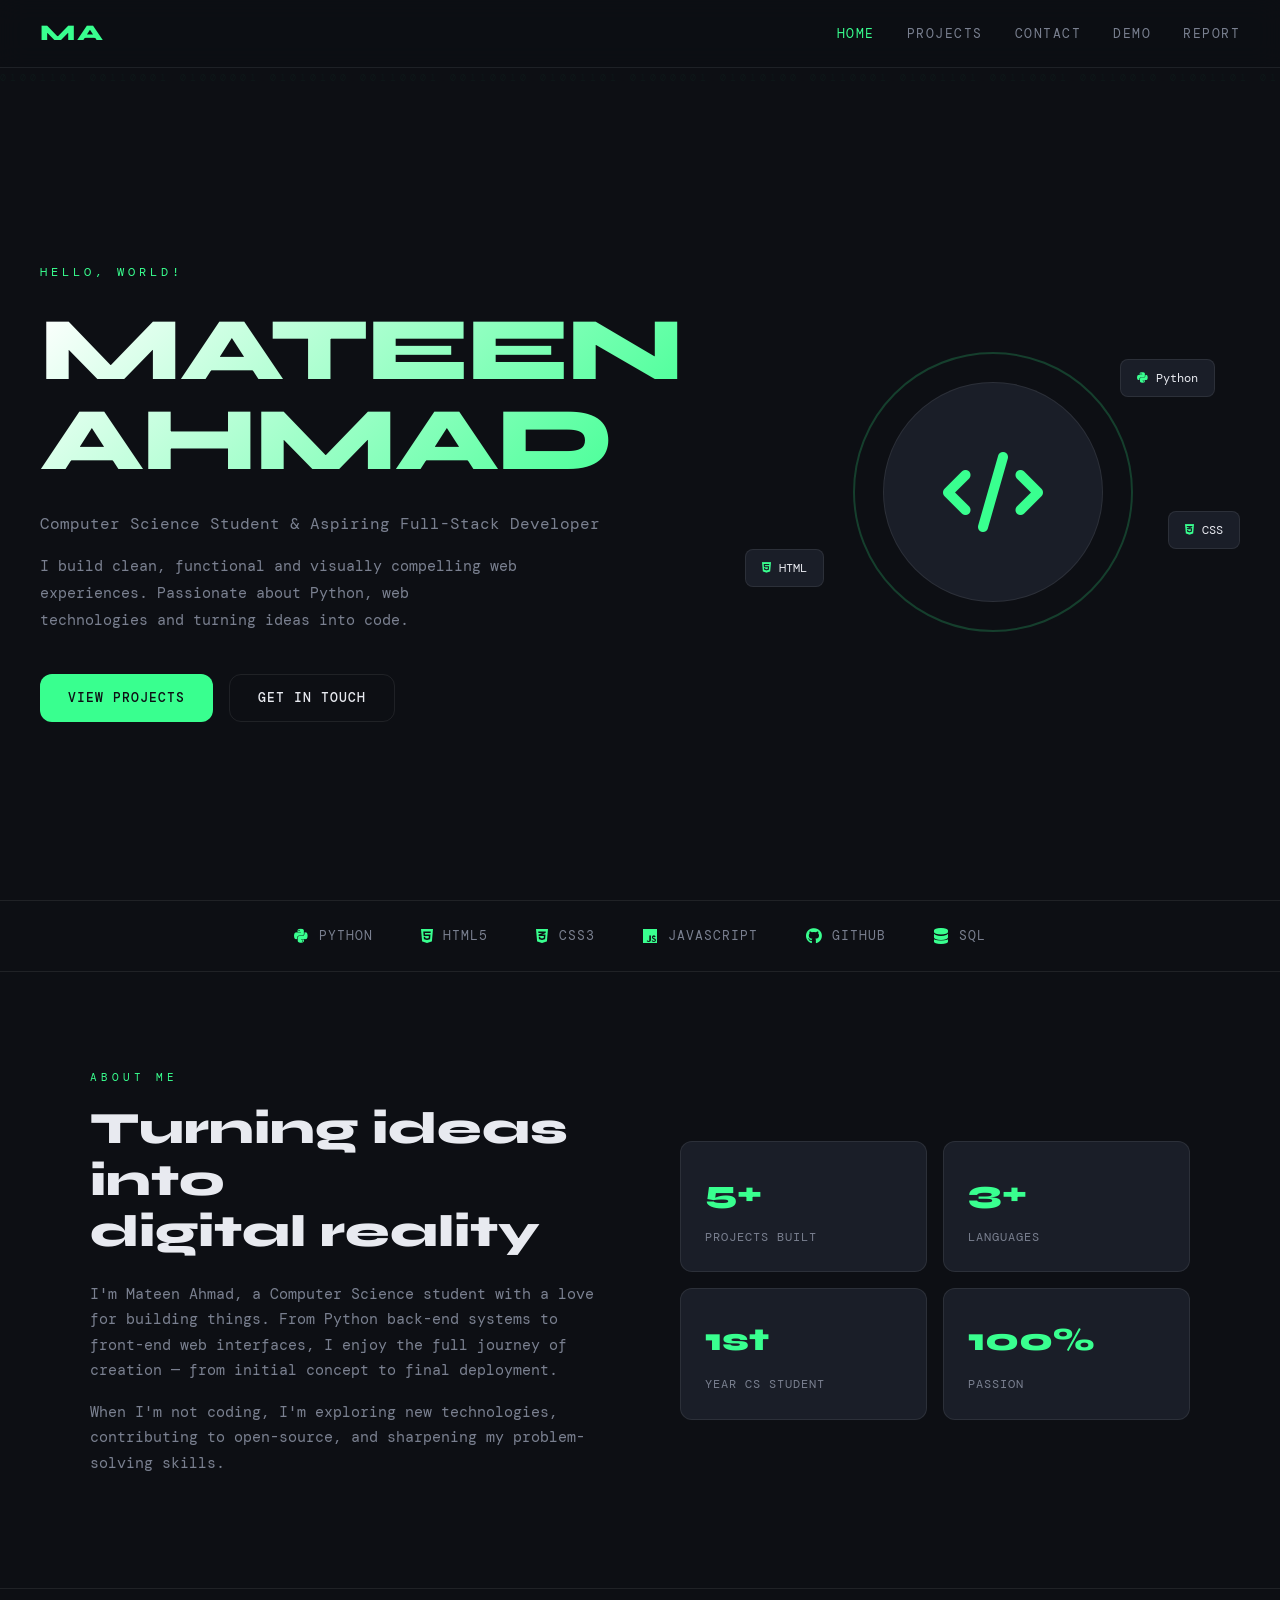
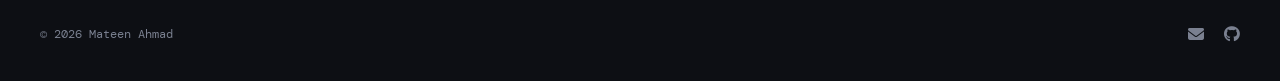
<file: portofolio/index.html>
<!DOCTYPE html>
<html lang="en">
<head>
<meta charset="UTF-8">
<meta name="viewport" content="width=device-width, initial-scale=1.0">
<title>Mateen Ahmad | Portfolio</title>
<link rel="stylesheet" href="base.css">
<link rel="stylesheet" href="index.css">
<link rel="preconnect" href="https://fonts.googleapis.com">
<link href="https://fonts.googleapis.com/css2?family=Syne:wght@400;700;800&family=DM+Mono:wght@300;400;500&display=swap" rel="stylesheet">
<link rel="stylesheet" href="https://cdnjs.cloudflare.com/ajax/libs/font-awesome/6.5.0/css/all.min.css">
</head>
<body>
<nav>
  <div class="nav-logo">MA</div>
  <input type="checkbox" id="nav-toggle">
  <label class="nav-toggle-label" for="nav-toggle">
    <span></span><span></span><span></span>
  </label>
  <ul class="nav-links">
    <li><a href="index.html" class="active">Home</a></li>
    <li><a href="project.html">Projects</a></li>
    <li><a href="contact.html">Contact</a></li>
    <li><a href="videoDemo.html">Demo</a></li>
    <li><a href="report.html">Report</a></li>
  </ul>
</nav>

<main class="hero-section">
  <div class="binary-bg" aria-hidden="true"></div>
  <div class="hero-content">
    <span class="hero-tag">Hello, world!</span>
    <h1 class="hero-name">MATEEN<br>AHMAD</h1>
    <p class="hero-subtitle">Computer Science Student &amp; Aspiring Full-Stack Developer</p>
    <p class="hero-desc">I build clean, functional and visually compelling web experiences. Passionate about Python, web technologies and turning ideas into code.</p>
    <div class="hero-btns">
      <a href="project.html" class="btn-primary">View Projects</a>
      <a href="contact.html" class="btn-outline">Get in Touch</a>
    </div>
  </div>
  <div class="hero-avatar">
    <div class="avatar-ring">
      <div class="avatar-inner">
        <i class="fa-solid fa-code"></i>
      </div>
    </div>
    <div class="floating-badge badge-1"><i class="fa-brands fa-python"></i> Python</div>
    <div class="floating-badge badge-2"><i class="fa-brands fa-html5"></i> HTML</div>
    <div class="floating-badge badge-3"><i class="fa-brands fa-css3-alt"></i> CSS</div>
  </div>
</main>

<section class="skills-strip">
  <div class="skills-inner">
    <div class="skill-item"><i class="fa-brands fa-python"></i><span>Python</span></div>
    <div class="skill-item"><i class="fa-brands fa-html5"></i><span>HTML5</span></div>
    <div class="skill-item"><i class="fa-brands fa-css3-alt"></i><span>CSS3</span></div>
    <div class="skill-item"><i class="fa-brands fa-js"></i><span>JavaScript</span></div>
    <div class="skill-item"><i class="fa-brands fa-github"></i><span>GitHub</span></div>
    <div class="skill-item"><i class="fa-solid fa-database"></i><span>SQL</span></div>
  </div>
</section>

<section class="about-section">
  <div class="about-grid">
    <div class="about-text">
      <span class="section-label">About Me</span>
      <h2>Turning ideas into<br>digital reality</h2>
      <p>I'm Mateen Ahmad, a Computer Science student with a love for building things. From Python back-end systems to front-end web interfaces, I enjoy the full journey of creation — from initial concept to final deployment.</p>
      <p>When I'm not coding, I'm exploring new technologies, contributing to open-source, and sharpening my problem-solving skills.</p>
    </div>
    <div class="about-stats">
      <div class="stat-card"><span class="stat-num">5+</span><span class="stat-label">Projects Built</span></div>
      <div class="stat-card"><span class="stat-num">3+</span><span class="stat-label">Languages</span></div>
      <div class="stat-card"><span class="stat-num">1st</span><span class="stat-label">Year CS Student</span></div>
      <div class="stat-card"><span class="stat-num">100%</span><span class="stat-label">Passion</span></div>
    </div>
  </div>
</section>

<footer>
  <p>&copy; 2026 Mateen Ahmad</p>
  <div class="footer-links">
    <a href="mailto:mateenahmad0971@gmail.com"><i class="fa-solid fa-envelope"></i></a>
    <a href="https://github.com/mateenahmad0971-blip" target="_blank"><i class="fa-brands fa-github"></i></a>
  </div>
</footer>


</body>
</html>
</file>
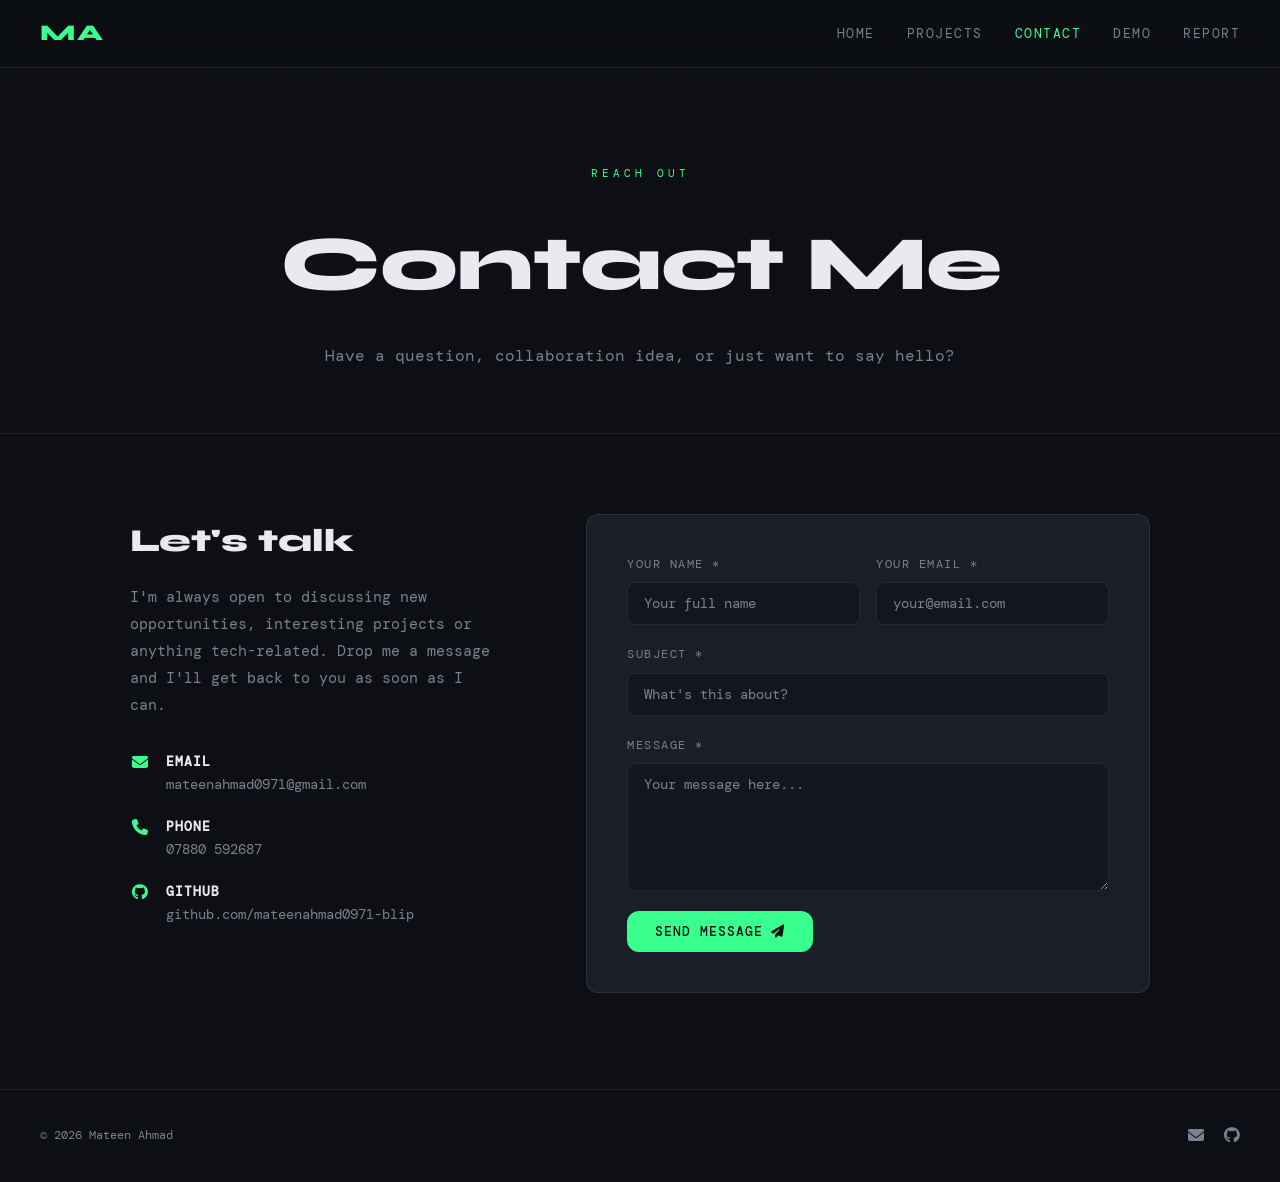
<file: portofolio/contact.html>
<!DOCTYPE html>
<html lang="en">
<head>
<meta charset="UTF-8">
<meta name="viewport" content="width=device-width, initial-scale=1.0">
<title>Contact | Mateen Ahmad</title>
<link rel="stylesheet" href="base.css">
<link rel="stylesheet" href="contact.css">
<link rel="preconnect" href="https://fonts.googleapis.com">
<link href="https://fonts.googleapis.com/css2?family=Syne:wght@400;700;800&family=DM+Mono:wght@300;400;500&display=swap" rel="stylesheet">
<link rel="stylesheet" href="https://cdnjs.cloudflare.com/ajax/libs/font-awesome/6.5.0/css/all.min.css">
</head>
<body>
<nav>
  <div class="nav-logo">MA</div>
  <input type="checkbox" id="nav-toggle">
  <label class="nav-toggle-label" for="nav-toggle">
    <span></span><span></span><span></span>
  </label>
  <ul class="nav-links">
    <li><a href="index.html">Home</a></li>
    <li><a href="project.html">Projects</a></li>
    <li><a href="contact.html" class="active">Contact</a></li>
    <li><a href="videoDemo.html">Demo</a></li>
    <li><a href="report.html">Report</a></li>
  </ul>
</nav>

<header class="page-header">
  <div class="binary-bg" aria-hidden="true"></div>
  <span class="section-label">Reach Out</span>
  <h1>Contact Me</h1>
  <p>Have a question, collaboration idea, or just want to say hello?</p>
</header>

<section class="contact-section">
  <div class="contact-grid">
    <div class="contact-info">
      <h2>Let's talk</h2>
      <p>I'm always open to discussing new opportunities, interesting projects or anything tech-related. Drop me a message and I'll get back to you as soon as I can.</p>
      <div class="info-items">
        <div class="info-item">
          <i class="fa-solid fa-envelope"></i>
          <div>
            <strong>Email</strong>
            <span>mateenahmad0971@gmail.com</span>
          </div>
        </div>
        <div class="info-item">
          <i class="fa-solid fa-phone"></i>
          <div>
            <strong>Phone</strong>
            <span>07880 592687</span>
          </div>
        </div>
        <div class="info-item">
          <i class="fa-brands fa-github"></i>
          <div>
            <strong>GitHub</strong>
            <span>github.com/mateenahmad0971-blip</span>
          </div>
        </div>
      </div>
    </div>
    <div class="contact-form-wrap">
      <form action="mailto:mateenahmad0971@gmail.com" method="get" enctype="text/plain">
        <div class="form-row">
          <div class="form-group">
            <label for="name">Your Name *</label>
            <input type="text" id="name" name="name" placeholder="Your full name" required>
          </div>
          <div class="form-group">
            <label for="email">Your Email *</label>
            <input type="email" id="email" name="email" placeholder="your@email.com" required>
          </div>
        </div>
        <div class="form-group">
          <label for="subject">Subject *</label>
          <input type="text" id="subject" name="subject" placeholder="What's this about?" required>
        </div>
        <div class="form-group">
          <label for="message">Message *</label>
          <textarea id="message" name="body" rows="6" placeholder="Your message here..." required></textarea>
        </div>
        <button type="submit" class="btn-primary">Send Message <i class="fa-solid fa-paper-plane"></i></button>
      </form>
    </div>
  </div>
</section>

<footer>
  <p>&copy; 2026 Mateen Ahmad</p>
  <div class="footer-links">
    <a href="mailto:mateenahmad0971@gmail.com"><i class="fa-solid fa-envelope"></i></a>
    <a href="https://github.com/mateenahmad0971-blip" target="_blank"><i class="fa-brands fa-github"></i></a>
  </div>
</footer>


</body>
</html>
</file>
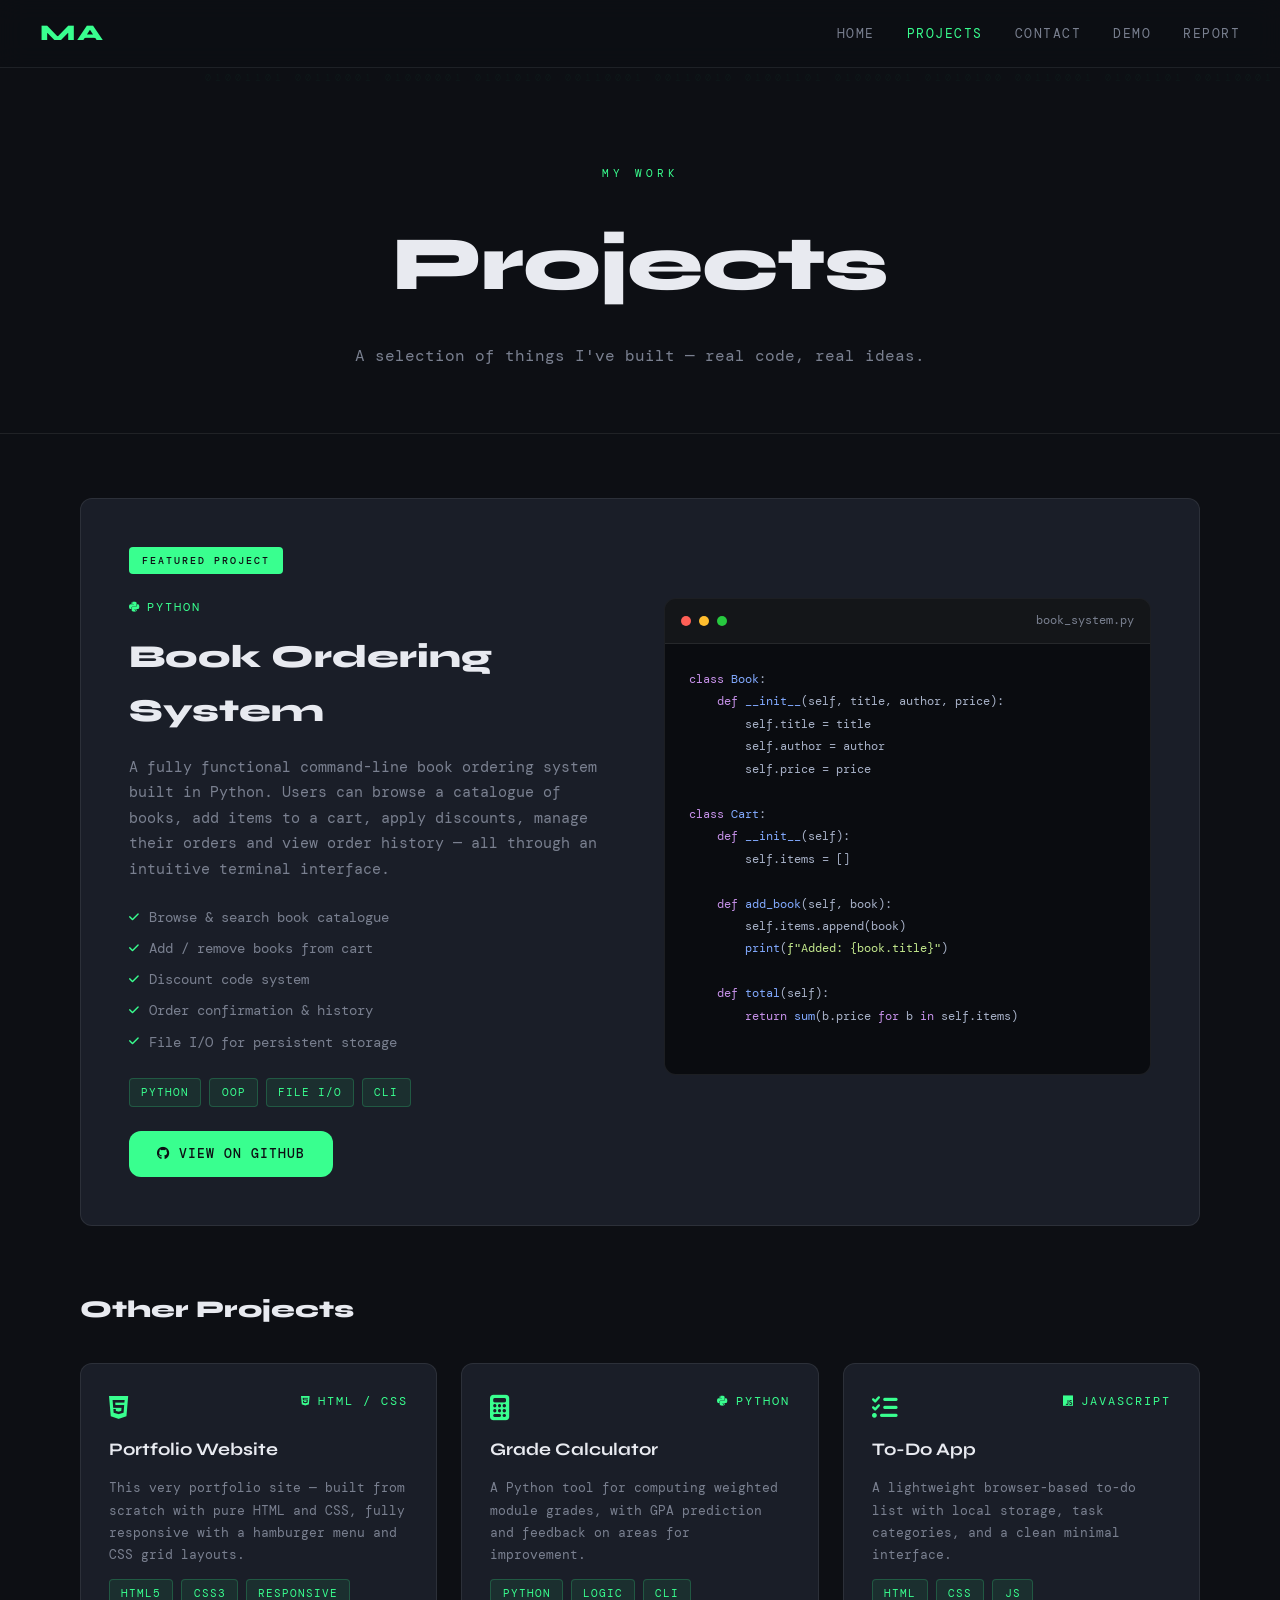
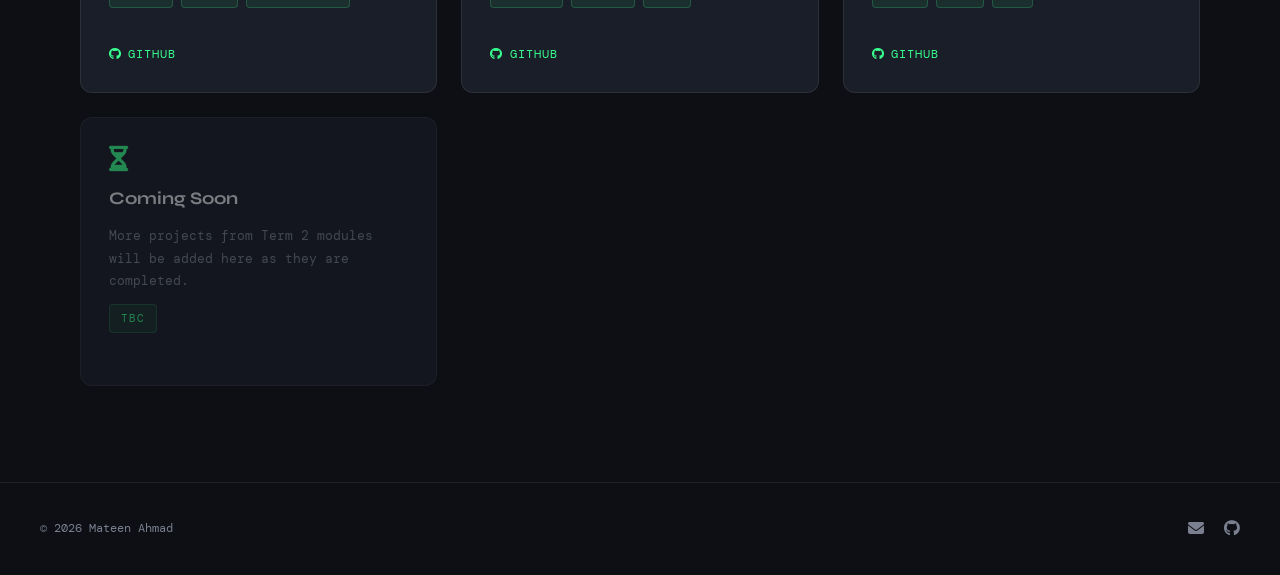
<file: portofolio/project.html>
<!DOCTYPE html>
<html lang="en">
<head>
<meta charset="UTF-8">
<meta name="viewport" content="width=device-width, initial-scale=1.0">
<title>Projects | Mateen Ahmad</title>
<link rel="stylesheet" href="base.css">
<link rel="stylesheet" href="project.css">
<link rel="preconnect" href="https://fonts.googleapis.com">
<link href="https://fonts.googleapis.com/css2?family=Syne:wght@400;700;800&family=DM+Mono:wght@300;400;500&display=swap" rel="stylesheet">
<link rel="stylesheet" href="https://cdnjs.cloudflare.com/ajax/libs/font-awesome/6.5.0/css/all.min.css">
</head>
<body>
<nav>
  <div class="nav-logo">MA</div>
  <input type="checkbox" id="nav-toggle">
  <label class="nav-toggle-label" for="nav-toggle">
    <span></span><span></span><span></span>
  </label>
  <ul class="nav-links">
    <li><a href="index.html">Home</a></li>
    <li><a href="project.html" class="active">Projects</a></li>
    <li><a href="contact.html">Contact</a></li>
    <li><a href="videoDemo.html">Demo</a></li>
    <li><a href="report.html">Report</a></li>
  </ul>
</nav>

<header class="page-header">
  <div class="binary-bg" aria-hidden="true"></div>
  <span class="section-label">My Work</span>
  <h1>Projects</h1>
  <p>A selection of things I've built — real code, real ideas.</p>
</header>

<section class="projects-section">
  <div class="featured-project">
    <div class="feat-badge">Featured Project</div>
    <div class="feat-grid">
      <div class="feat-info">
        <div class="proj-lang"><i class="fa-brands fa-python"></i> Python</div>
        <h2>Book Ordering System</h2>
        <p>A fully functional command-line book ordering system built in Python. Users can browse a catalogue of books, add items to a cart, apply discounts, manage their orders and view order history — all through an intuitive terminal interface.</p>
        <ul class="feat-features">
          <li><i class="fa-solid fa-check"></i> Browse &amp; search book catalogue</li>
          <li><i class="fa-solid fa-check"></i> Add / remove books from cart</li>
          <li><i class="fa-solid fa-check"></i> Discount code system</li>
          <li><i class="fa-solid fa-check"></i> Order confirmation &amp; history</li>
          <li><i class="fa-solid fa-check"></i> File I/O for persistent storage</li>
        </ul>
        <div class="proj-tags">
          <span>Python</span><span>OOP</span><span>File I/O</span><span>CLI</span>
        </div>
        <div class="proj-links">
          <a href="https://github.com/mateenahmad0971-blip" target="_blank" class="btn-primary"><i class="fa-brands fa-github"></i> View on GitHub</a>
        </div>
      </div>
      <div class="feat-preview">
        <div class="code-window">
          <div class="code-bar">
            <span class="dot red"></span>
            <span class="dot amber"></span>
            <span class="dot green"></span>
            <span class="code-title">book_system.py</span>
          </div>
          <pre class="code-body">
<span class="kw">class</span> <span class="cls">Book</span>:
    <span class="kw">def</span> <span class="fn">__init__</span>(self, title, author, price):
        self.title = title
        self.author = author
        self.price = price

<span class="kw">class</span> <span class="cls">Cart</span>:
    <span class="kw">def</span> <span class="fn">__init__</span>(self):
        self.items = []

    <span class="kw">def</span> <span class="fn">add_book</span>(self, book):
        self.items.append(book)
        <span class="fn">print</span>(<span class="str">f"Added: {book.title}"</span>)

    <span class="kw">def</span> <span class="fn">total</span>(self):
        <span class="kw">return</span> <span class="fn">sum</span>(b.price <span class="kw">for</span> b <span class="kw">in</span> self.items)
          </pre>
        </div>
      </div>
    </div>
  </div>

  <h2 class="other-title">Other Projects</h2>
  <div class="projects-grid">
    <div class="proj-card">
      <div class="proj-card-top">
        <i class="fa-brands fa-html5 proj-icon"></i>
        <div class="proj-lang"><i class="fa-brands fa-html5"></i> HTML / CSS</div>
      </div>
      <h3>Portfolio Website</h3>
      <p>This very portfolio site — built from scratch with pure HTML and CSS, fully responsive with a hamburger menu and CSS grid layouts.</p>
      <div class="proj-tags"><span>HTML5</span><span>CSS3</span><span>Responsive</span></div>
      <a href="https://github.com/mateenahmad0971-blip" target="_blank" class="proj-link"><i class="fa-brands fa-github"></i> GitHub</a>
    </div>

    <div class="proj-card">
      <div class="proj-card-top">
        <i class="fa-solid fa-calculator proj-icon"></i>
        <div class="proj-lang"><i class="fa-brands fa-python"></i> Python</div>
      </div>
      <h3>Grade Calculator</h3>
      <p>A Python tool for computing weighted module grades, with GPA prediction and feedback on areas for improvement.</p>
      <div class="proj-tags"><span>Python</span><span>Logic</span><span>CLI</span></div>
      <a href="https://github.com/mateenahmad0971-blip" target="_blank" class="proj-link"><i class="fa-brands fa-github"></i> GitHub</a>
    </div>

    <div class="proj-card">
      <div class="proj-card-top">
        <i class="fa-solid fa-list-check proj-icon"></i>
        <div class="proj-lang"><i class="fa-brands fa-js"></i> JavaScript</div>
      </div>
      <h3>To-Do App</h3>
      <p>A lightweight browser-based to-do list with local storage, task categories, and a clean minimal interface.</p>
      <div class="proj-tags"><span>HTML</span><span>CSS</span><span>JS</span></div>
      <a href="https://github.com/mateenahmad0971-blip" target="_blank" class="proj-link"><i class="fa-brands fa-github"></i> GitHub</a>
    </div>

    <div class="proj-card placeholder-card">
      <div class="proj-card-top">
        <i class="fa-solid fa-hourglass-half proj-icon"></i>
      </div>
      <h3>Coming Soon</h3>
      <p>More projects from Term 2 modules will be added here as they are completed.</p>
      <div class="proj-tags"><span>TBC</span></div>
    </div>
  </div>
</section>

<footer>
  <p>&copy; 2026 Mateen Ahmad</p>
  <div class="footer-links">
    <a href="mailto:mateenahmad0971@gmail.com"><i class="fa-solid fa-envelope"></i></a>
    <a href="https://github.com/mateenahmad0971-blip" target="_blank"><i class="fa-brands fa-github"></i></a>
  </div>
</footer>


</body>
</html>
</file>
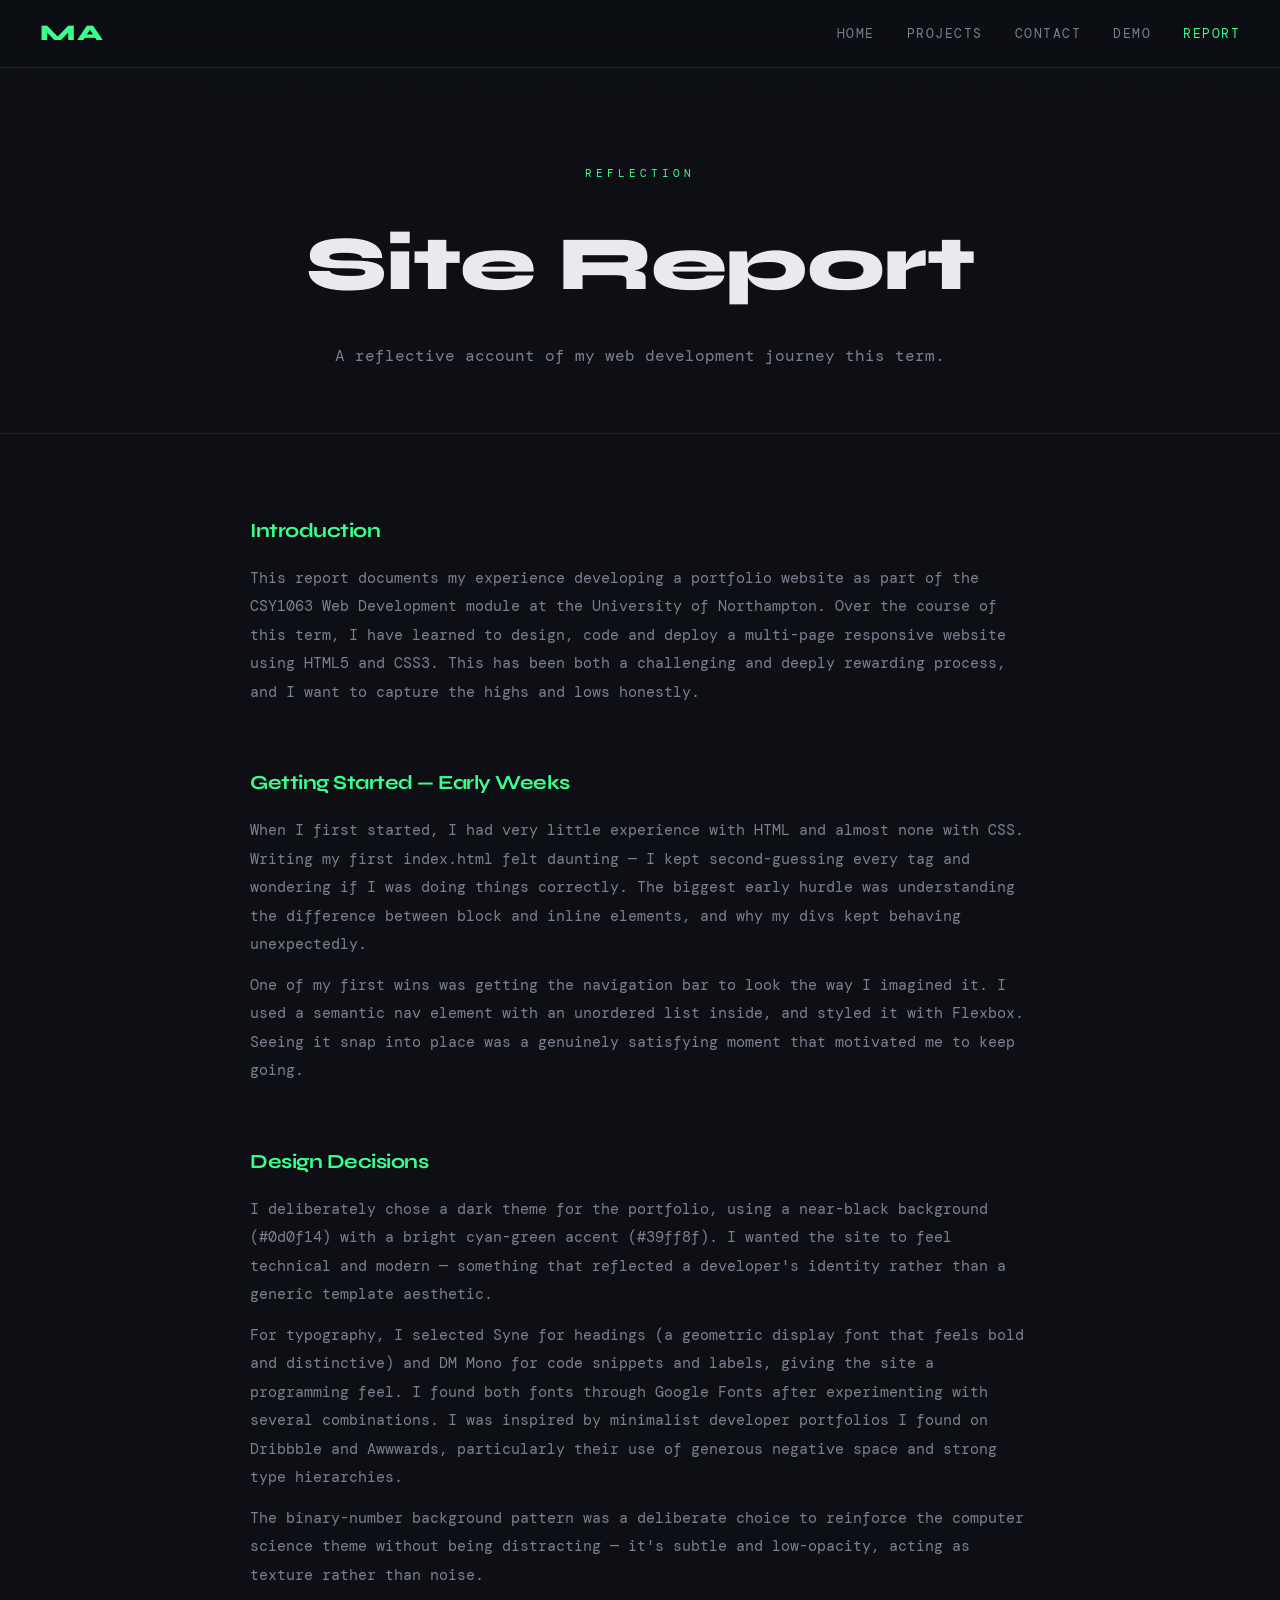
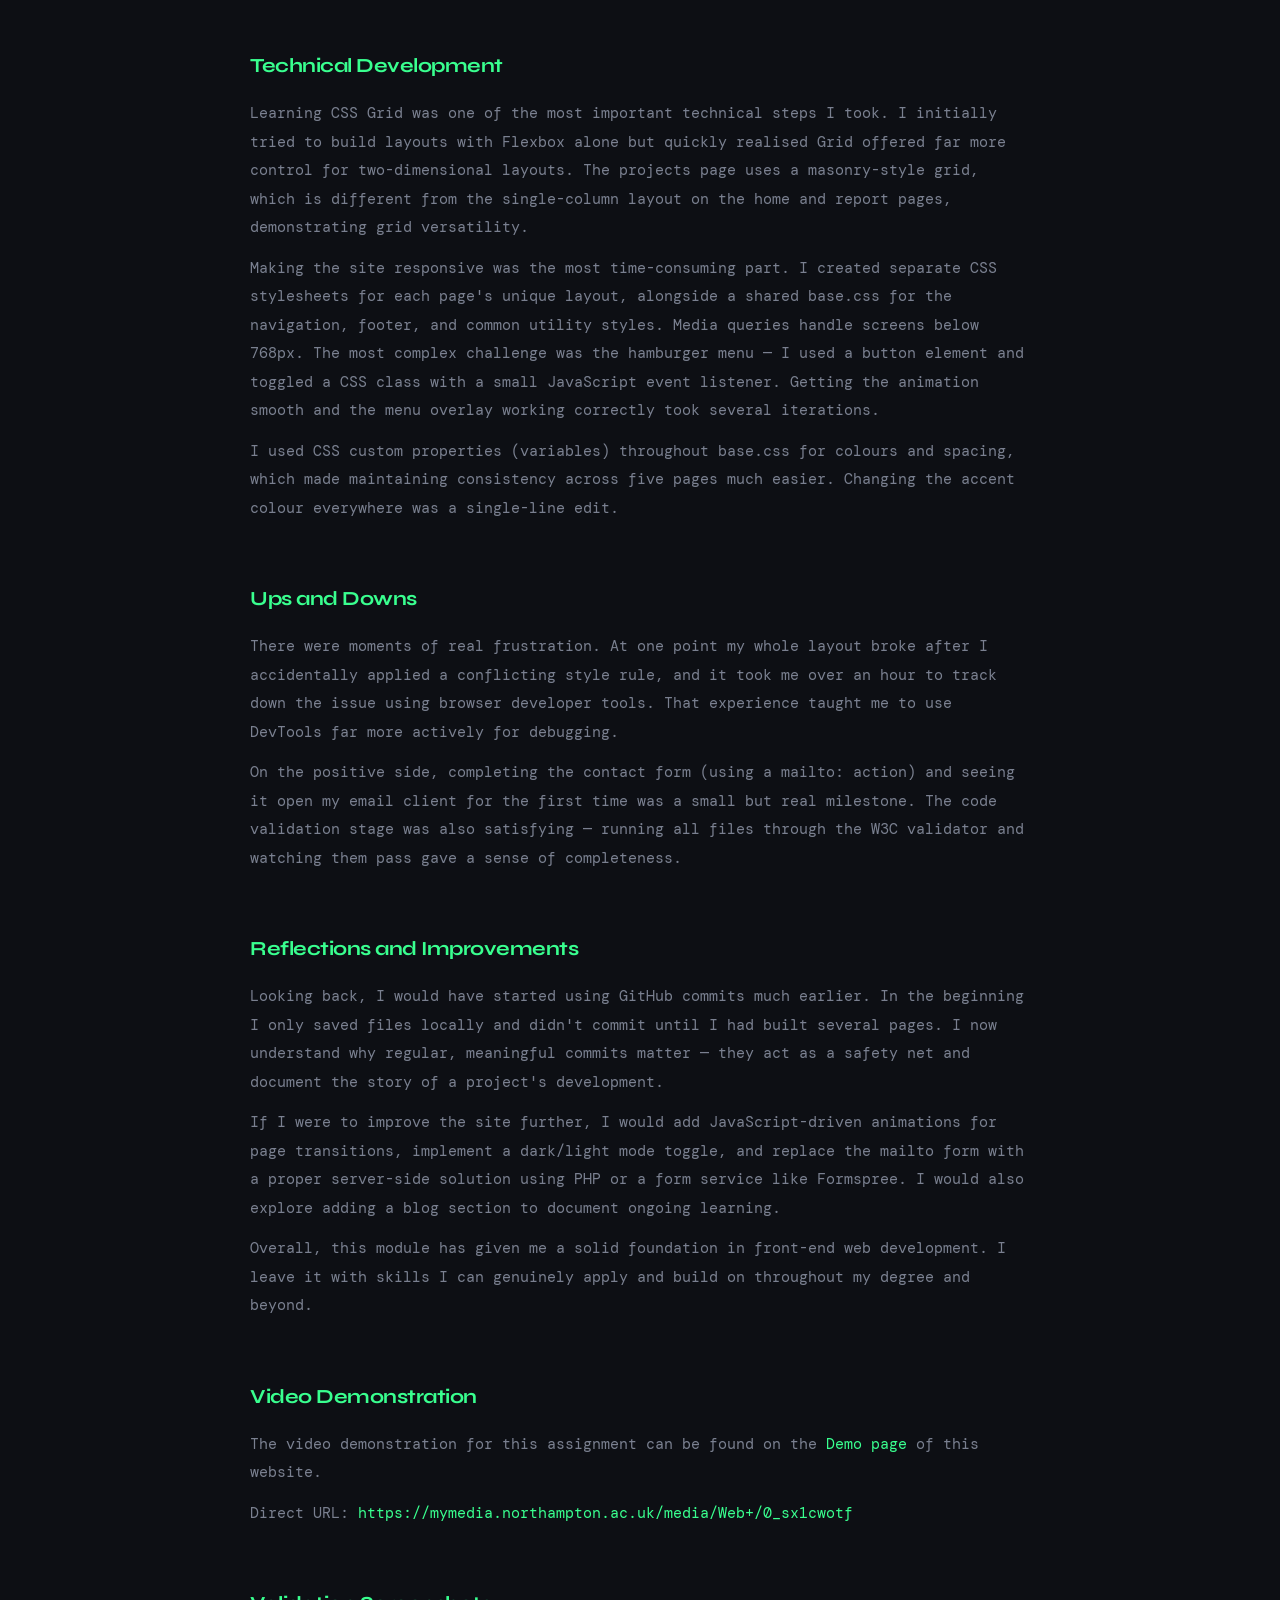
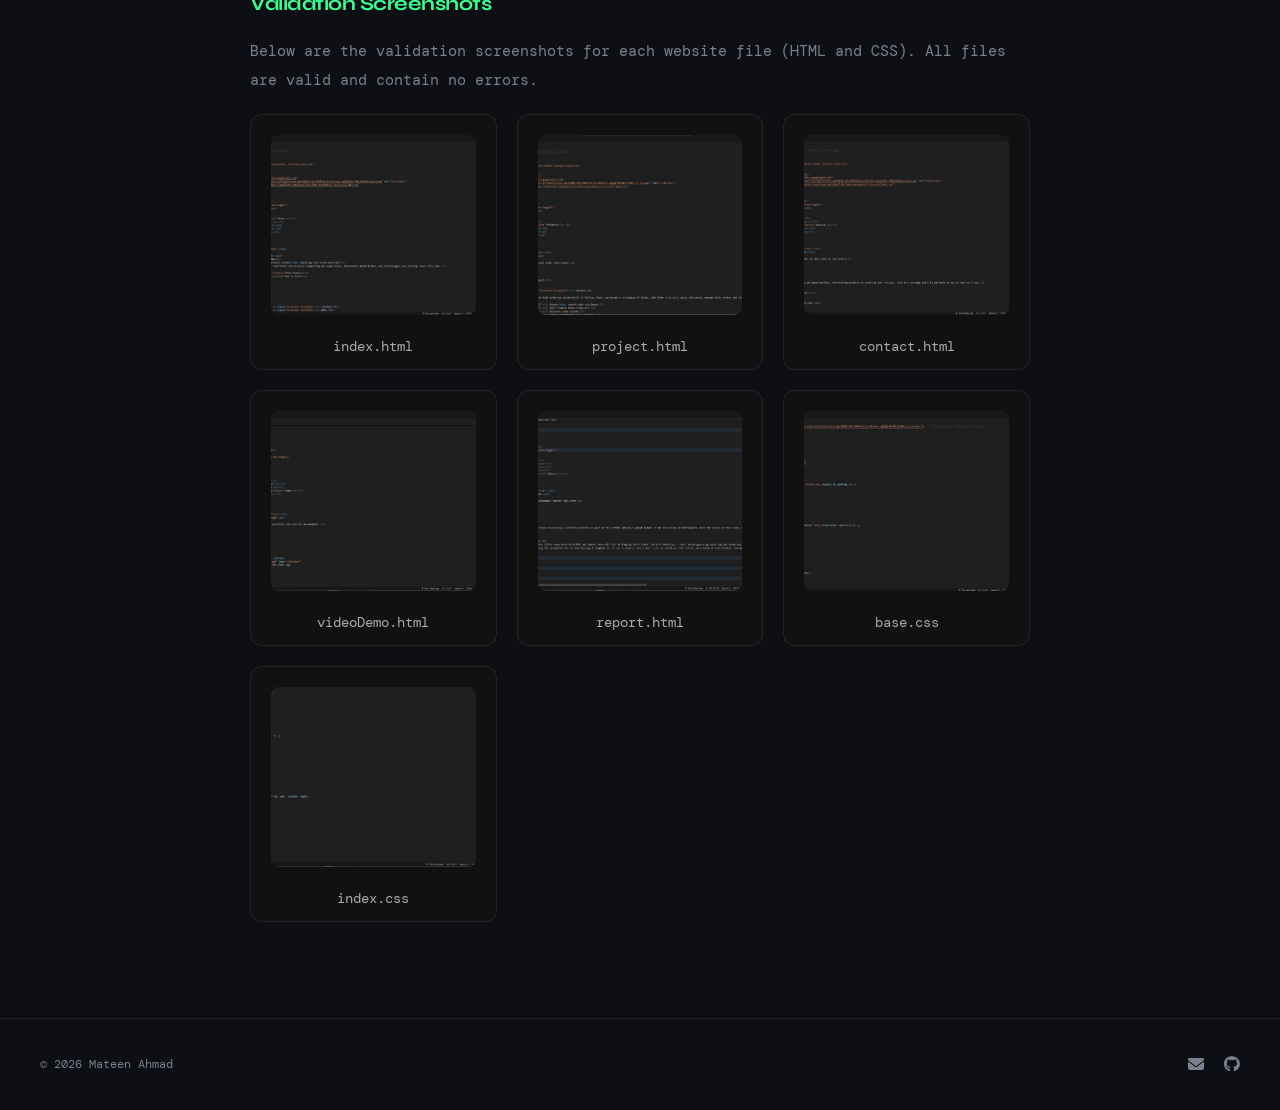
<file: portofolio/report.html>
<!DOCTYPE html>
<html lang="en">
<head>
<meta charset="UTF-8">
<meta name="viewport" content="width=device-width, initial-scale=1.0">
<title>Report | Mateen Ahmad</title>
<link rel="stylesheet" href="base.css">
<link rel="stylesheet" href="report.css">
<link rel="preconnect" href="https://fonts.googleapis.com">
<link href="https://fonts.googleapis.com/css2?family=Syne:wght@400;700;800&family=DM+Mono:wght@300;400;500&display=swap" rel="stylesheet">
<link rel="stylesheet" href="https://cdnjs.cloudflare.com/ajax/libs/font-awesome/6.5.0/css/all.min.css">
</head>
<body>
<nav>
  <div class="nav-logo">MA</div>
  <input type="checkbox" id="nav-toggle">
  <label class="nav-toggle-label" for="nav-toggle">
    <span></span><span></span><span></span>
  </label>
  <ul class="nav-links">
    <li><a href="index.html">Home</a></li>
    <li><a href="project.html">Projects</a></li>
    <li><a href="contact.html">Contact</a></li>
    <li><a href="videoDemo.html">Demo</a></li>
    <li><a href="report.html" class="active">Report</a></li>
  </ul>
</nav>

<header class="page-header">
  <div class="binary-bg" aria-hidden="true"></div>
  <span class="section-label">Reflection</span>
  <h1>Site Report</h1>
  <p>A reflective account of my web development journey this term.</p>
</header>

<section class="report-section">
  <div class="report-body">

    <article class="report-block">
      <h2>Introduction</h2>
      <p>This report documents my experience developing a portfolio website as part of the CSY1063 Web Development module at the University of Northampton. Over the course of this term, I have learned to design, code and deploy a multi-page responsive website using HTML5 and CSS3. This has been both a challenging and deeply rewarding process, and I want to capture the highs and lows honestly.</p>
    </article>

    <article class="report-block">
      <h2>Getting Started — Early Weeks</h2>
      <p>When I first started, I had very little experience with HTML and almost none with CSS. Writing my first index.html felt daunting — I kept second-guessing every tag and wondering if I was doing things correctly. The biggest early hurdle was understanding the difference between block and inline elements, and why my divs kept behaving unexpectedly.</p>
      <p>One of my first wins was getting the navigation bar to look the way I imagined it. I used a semantic nav element with an unordered list inside, and styled it with Flexbox. Seeing it snap into place was a genuinely satisfying moment that motivated me to keep going.</p>
    </article>

    <article class="report-block">
      <h2>Design Decisions</h2>
      <p>I deliberately chose a dark theme for the portfolio, using a near-black background (#0d0f14) with a bright cyan-green accent (#39ff8f). I wanted the site to feel technical and modern — something that reflected a developer's identity rather than a generic template aesthetic.</p>
      <p>For typography, I selected Syne for headings (a geometric display font that feels bold and distinctive) and DM Mono for code snippets and labels, giving the site a programming feel. I found both fonts through Google Fonts after experimenting with several combinations. I was inspired by minimalist developer portfolios I found on Dribbble and Awwwards, particularly their use of generous negative space and strong type hierarchies.</p>
      <p>The binary-number background pattern was a deliberate choice to reinforce the computer science theme without being distracting — it's subtle and low-opacity, acting as texture rather than noise.</p>
    </article>

    <article class="report-block">
      <h2>Technical Development</h2>
      <p>Learning CSS Grid was one of the most important technical steps I took. I initially tried to build layouts with Flexbox alone but quickly realised Grid offered far more control for two-dimensional layouts. The projects page uses a masonry-style grid, which is different from the single-column layout on the home and report pages, demonstrating grid versatility.</p>
      <p>Making the site responsive was the most time-consuming part. I created separate CSS stylesheets for each page's unique layout, alongside a shared base.css for the navigation, footer, and common utility styles. Media queries handle screens below 768px. The most complex challenge was the hamburger menu — I used a button element and toggled a CSS class with a small JavaScript event listener. Getting the animation smooth and the menu overlay working correctly took several iterations.</p>
      <p>I used CSS custom properties (variables) throughout base.css for colours and spacing, which made maintaining consistency across five pages much easier. Changing the accent colour everywhere was a single-line edit.</p>
    </article>

    <article class="report-block">
      <h2>Ups and Downs</h2>
      <p>There were moments of real frustration. At one point my whole layout broke after I accidentally applied a conflicting style rule, and it took me over an hour to track down the issue using browser developer tools. That experience taught me to use DevTools far more actively for debugging.</p>
      <p>On the positive side, completing the contact form (using a mailto: action) and seeing it open my email client for the first time was a small but real milestone. The code validation stage was also satisfying — running all files through the W3C validator and watching them pass gave a sense of completeness.</p>
    </article>

    <article class="report-block">
      <h2>Reflections and Improvements</h2>
      <p>Looking back, I would have started using GitHub commits much earlier. In the beginning I only saved files locally and didn't commit until I had built several pages. I now understand why regular, meaningful commits matter — they act as a safety net and document the story of a project's development.</p>
      <p>If I were to improve the site further, I would add JavaScript-driven animations for page transitions, implement a dark/light mode toggle, and replace the mailto form with a proper server-side solution using PHP or a form service like Formspree. I would also explore adding a blog section to document ongoing learning.</p>
      <p>Overall, this module has given me a solid foundation in front-end web development. I leave it with skills I can genuinely apply and build on throughout my degree and beyond.</p>
    </article>

    <article class="report-block">
      <h2>Video Demonstration</h2>
      <p>The video demonstration for this assignment can be found on the <a href="videoDemo.html">Demo page</a> of this website.</p>
      <p>Direct URL: <a href="https://mymedia.northampton.ac.uk/media/Web+/0_sx1cwotf" target="_blank">https://mymedia.northampton.ac.uk/media/Web+/0_sx1cwotf</a></p>
    </article>

    <article class="report-block">
      <h2>Validation Screenshots</h2>
      <p>Below are the validation screenshots for each website file (HTML and CSS). All files are valid and contain no errors.</p>
      <div class="validation-grid">
        <div class="val-card"><div class="val-img-placeholder"><img src="assets/index ss.jpeg" alt=""></div><span>index.html</span></div>
        <div class="val-card"><div class="val-img-placeholder"><img src="assets/project ss.jpeg" alt=""></div><span>project.html</span></div>
        <div class="val-card"><div class="val-img-placeholder"><img src="assets/contact ss.jpeg" alt=""></div><span>contact.html</span></div>
        <div class="val-card"><div class="val-img-placeholder"><img src="assets/video ss.jpeg" alt=""></div><span>videoDemo.html</span></div>
        <div class="val-card"><div class="val-img-placeholder"><img src="assets/report ss.jpeg" alt=""></div><span>report.html</span></div>
        <div class="val-card"><div class="val-img-placeholder"><img src="assets/base css ss.jpeg" alt=""></div><span>base.css</span></div>
        <div class="val-card"><div class="val-img-placeholder"><img src="assets/index css ss.jpeg" alt=""></div><span>index.css</span></div>
      </div>
    </article>

  </div>
</section>

<footer>
  <p>&copy; 2026 Mateen Ahmad</p>
  <div class="footer-links">
    <a href="mailto:mateenahmad0971@gmail.com"><i class="fa-solid fa-envelope"></i></a>
    <a href="https://github.com/mateenahmad0971-blip" target="_blank"><i class="fa-brands fa-github"></i></a>
  </div>
</footer>


</body>
</html>
</file>
<file: portofolio/base.css>
@import url('https://fonts.googleapis.com/css2?family=Syne:wght@400;700;800&family=DM+Mono:wght@300;400;500&display=swap');

  :root {
    --bg: #0d0f14;
    --bg2: #13161e;
    --bg3: #1a1e28;
    --accent: #39ff8f;
    --accent2: #00c9ff;
    --text: #e8eaf0;
    --text-muted: #7a8090;
    --border: rgba(255,255,255,0.08);
    --font-display: 'Syne', sans-serif;
    --font-mono: 'DM Mono', monospace;
    --radius: 12px;
    --nav-h: 68px;
  }

  *, *::before, *::after { box-sizing: border-box; margin: 0; padding: 0; }
  html { scroll-behavior: smooth; }

  body {
    background: var(--bg);
    color: var(--text);
    font-family: var(--font-mono);
    font-size: 15px;
    line-height: 1.7;
    min-height: 100vh;
  }

  a { color: var(--accent); text-decoration: none; transition: opacity 0.2s; }
  a:hover { opacity: 0.75; }

  nav {
    position: sticky;
    top: 0;
    z-index: 100;
    display: flex;
    align-items: center;
    justify-content: space-between;
    padding: 0 2.5rem;
    height: var(--nav-h);
    background: rgba(13,15,20,0.92);
    backdrop-filter: blur(12px);
    border-bottom: 1px solid var(--border);
  }

  .nav-logo {
    font-family: var(--font-display);
    font-weight: 800;
    font-size: 1.4rem;
    color: var(--accent);
    letter-spacing: 2px;
  }

  .nav-links {
    display: flex;
    list-style: none;
    gap: 2rem;
  }

  .nav-links a {
    color: var(--text-muted);
    font-family: var(--font-mono);
    font-size: 0.82rem;
    letter-spacing: 1.5px;
    text-transform: uppercase;
    transition: color 0.2s;
  }

  .nav-links a:hover,
  .nav-links a.active {
    color: var(--accent);
    opacity: 1;
  }

  #nav-toggle {
    display: none;
  }

  .nav-toggle-label {
    display: none;
    flex-direction: column;
    gap: 5px;
    cursor: pointer;
    padding: 4px;
    z-index: 200;
  }

  .nav-toggle-label span {
    display: block;
    width: 24px;
    height: 2px;
    background: var(--text);
    border-radius: 2px;
    transition: transform 0.3s, opacity 0.3s;
  }

  #nav-toggle:checked + .nav-toggle-label span:nth-child(1) {
    transform: translateY(7px) rotate(45deg);
  }

  #nav-toggle:checked + .nav-toggle-label span:nth-child(2) {
    opacity: 0;
  }

  #nav-toggle:checked + .nav-toggle-label span:nth-child(3) {
    transform: translateY(-7px) rotate(-45deg);
  }

  .binary-bg {
    position: absolute;
    inset: 0;
    overflow: hidden;
    z-index: 0;
    pointer-events: none;
  }

  .binary-bg::before {
    content: "01001101 00110001 01000001 01010100 00110001 00110010 01001101 01000001 01010100 00110001 01001101 00110001 00110010 01001101 01000001 01010100 01001101 01000001 01010100 01001101 00110001 01000001 01010100 01001101";
    position: absolute;
    top: 0; left: 0;
    font-family: var(--font-mono);
    font-size: 0.65rem;
    line-height: 2;
    color: rgba(57,255,143,0.04);
    letter-spacing: 4px;
    word-break: break-all;
    width: 200%;
    height: 200%;
  }

  .page-header {
    position: relative;
    padding: 6rem 2.5rem 4rem;
    text-align: center;
    border-bottom: 1px solid var(--border);
    overflow: hidden;
  }

  .page-header h1 {
    font-family: var(--font-display);
    font-size: clamp(2.5rem, 6vw, 5rem);
    font-weight: 800;
    letter-spacing: -1px;
    position: relative;
    z-index: 1;
  }

  .page-header p {
    color: var(--text-muted);
    margin-top: 0.75rem;
    font-size: 1rem;
    position: relative;
    z-index: 1;
  }

  .section-label {
    font-size: 0.7rem;
    letter-spacing: 4px;
    text-transform: uppercase;
    color: var(--accent);
    display: block;
    margin-bottom: 1rem;
    position: relative;
    z-index: 1;
  }

  .btn-primary {
    display: inline-flex;
    align-items: center;
    gap: 0.5rem;
    background: var(--accent);
    color: #0d0f14;
    font-family: var(--font-mono);
    font-weight: 500;
    font-size: 0.82rem;
    letter-spacing: 1px;
    padding: 0.75rem 1.75rem;
    border-radius: var(--radius);
    border: none;
    cursor: pointer;
    transition: transform 0.2s, box-shadow 0.2s;
    text-transform: uppercase;
  }

  .btn-primary:hover {
    transform: translateY(-2px);
    box-shadow: 0 8px 24px rgba(57,255,143,0.25);
    opacity: 1;
    color: #0d0f14;
  }

  .btn-outline {
    display: inline-flex;
    align-items: center;
    gap: 0.5rem;
    background: transparent;
    color: var(--text);
    font-family: var(--font-mono);
    font-weight: 500;
    font-size: 0.82rem;
    letter-spacing: 1px;
    padding: 0.75rem 1.75rem;
    border-radius: var(--radius);
    border: 1px solid var(--border);
    cursor: pointer;
    transition: border-color 0.2s, color 0.2s;
    text-transform: uppercase;
  }

  .btn-outline:hover {
    border-color: var(--accent);
    color: var(--accent);
    opacity: 1;
  }

  footer {
    display: flex;
    align-items: center;
    justify-content: space-between;
    padding: 2rem 2.5rem;
    border-top: 1px solid var(--border);
    color: var(--text-muted);
    font-size: 0.78rem;
  }

  .footer-links { display: flex; gap: 1.25rem; }

  .footer-links a {
    color: var(--text-muted);
    font-size: 1rem;
    transition: color 0.2s;
  }

  .footer-links a:hover { color: var(--accent); opacity: 1; }

  @media (max-width: 768px) {
    nav { padding: 0 1.25rem; }

    .nav-toggle-label { display: flex; }

    .nav-links {
      display: none;
      position: fixed;
      top: 68px;
      left: 0;
      right: 0;
      bottom: 0;
      background: rgba(13,15,20,0.97);
      flex-direction: column;
      align-items: center;
      justify-content: center;
      gap: 2.5rem;
      z-index: 99;
    }

    #nav-toggle:checked ~ .nav-links { display: flex; }
    .nav-links a { font-size: 1.2rem; letter-spacing: 3px; }

    .page-header { padding: 4rem 1.25rem 3rem; }

    footer {
      flex-direction: column;
      gap: 1rem;
      text-align: center;
      padding: 1.5rem 1.25rem;
    }
  }
</file>
<file: portofolio/index.css>
.hero-section {
  position: relative;
  min-height: calc(100vh - var(--nav-h));
  display: grid;
  grid-template-columns: 1fr 1fr;
  align-items: center;
  gap: 4rem;
  padding: 5rem 2.5rem 4rem;
  overflow: hidden;
}

.hero-content { position: relative; z-index: 1; }

.hero-tag {
  font-size: 0.75rem;
  letter-spacing: 4px;
  text-transform: uppercase;
  color: var(--accent);
  margin-bottom: 1.5rem;
  display: block;
}

.hero-name {
  font-family: var(--font-display);
  font-size: clamp(3rem, 7vw, 6.5rem);
  font-weight: 800;
  line-height: 1;
  letter-spacing: -2px;
  background: linear-gradient(135deg, #fff 0%, var(--accent) 100%);
  -webkit-background-clip: text;
  -webkit-text-fill-color: transparent;
  background-clip: text;
  margin-bottom: 1.5rem;
}

.hero-subtitle {
  font-size: 1rem;
  color: var(--text-muted);
  margin-bottom: 1rem;
}

.hero-desc {
  color: var(--text-muted);
  max-width: 480px;
  margin-bottom: 2.5rem;
  line-height: 1.8;
}

.hero-btns {
  display: flex;
  gap: 1rem;
  flex-wrap: wrap;
}

.hero-avatar {
  position: relative;
  display: flex;
  align-items: center;
  justify-content: center;
  z-index: 1;
  min-height: 380px;
}

.avatar-ring {
  width: 280px;
  height: 280px;
  border-radius: 50%;
  border: 2px solid rgba(57,255,143,0.2);
  display: flex;
  align-items: center;
  justify-content: center;
  animation: spin-slow 20s linear infinite;
}

@keyframes spin-slow {
  from { transform: rotate(0deg); }
  to { transform: rotate(360deg); }
}

.avatar-inner {
  width: 220px;
  height: 220px;
  border-radius: 50%;
  background: var(--bg3);
  border: 1px solid var(--border);
  display: flex;
  align-items: center;
  justify-content: center;
  font-size: 5rem;
  color: var(--accent);
  animation: spin-slow 20s linear infinite reverse;
}

.floating-badge {
  position: absolute;
  background: var(--bg3);
  border: 1px solid var(--border);
  border-radius: 8px;
  padding: 0.5rem 1rem;
  font-size: 0.75rem;
  color: var(--text);
  display: flex;
  align-items: center;
  gap: 0.5rem;
  white-space: nowrap;
}

.floating-badge i { color: var(--accent); }

.badge-1 { top: 15%; right: 5%; animation: float 4s ease-in-out infinite; }
.badge-2 { bottom: 25%; left: 0; animation: float 4s ease-in-out infinite 1.3s; }
.badge-3 { top: 55%; right: 0; animation: float 4s ease-in-out infinite 2.6s; }

@keyframes float {
  0%, 100% { transform: translateY(0); }
  50% { transform: translateY(-10px); }
}

.skills-strip {
  border-top: 1px solid var(--border);
  border-bottom: 1px solid var(--border);
  padding: 1.5rem 2.5rem;
  overflow: hidden;
}

.skills-inner {
  display: flex;
  gap: 3rem;
  justify-content: center;
  flex-wrap: wrap;
}

.skill-item {
  display: flex;
  align-items: center;
  gap: 0.6rem;
  color: var(--text-muted);
  font-size: 0.82rem;
  letter-spacing: 1px;
  text-transform: uppercase;
}

.skill-item i { color: var(--accent); font-size: 1rem; }

.about-section {
  padding: 6rem 2.5rem;
}

.about-grid {
  display: grid;
  grid-template-columns: 1fr 1fr;
  gap: 5rem;
  align-items: center;
  max-width: 1100px;
  margin: 0 auto;
}

.about-text h2 {
  font-family: var(--font-display);
  font-size: clamp(1.8rem, 3.5vw, 3rem);
  font-weight: 800;
  line-height: 1.15;
  margin-bottom: 1.5rem;
}

.about-text p {
  color: var(--text-muted);
  margin-bottom: 1rem;
}

.about-stats {
  display: grid;
  grid-template-columns: 1fr 1fr;
  gap: 1rem;
}

.stat-card {
  background: var(--bg3);
  border: 1px solid var(--border);
  border-radius: var(--radius);
  padding: 1.5rem;
  display: flex;
  flex-direction: column;
  gap: 0.4rem;
  transition: border-color 0.2s;
}

.stat-card:hover { border-color: var(--accent); }

.stat-num {
  font-family: var(--font-display);
  font-size: 2rem;
  font-weight: 800;
  color: var(--accent);
}

.stat-label {
  font-size: 0.75rem;
  color: var(--text-muted);
  letter-spacing: 1px;
  text-transform: uppercase;
}

@media (max-width: 768px) {
  .hero-section {
    grid-template-columns: 1fr;
    padding: 3rem 1.25rem;
    min-height: auto;
    text-align: center;
  }

  .hero-btns { justify-content: center; }

  .hero-desc {
    margin-left: auto;
    margin-right: auto;
  }

  .hero-avatar { display: none; }

  .about-grid {
    grid-template-columns: 1fr;
    gap: 2.5rem;
    padding: 0 1.25rem;
  }

  .about-section { padding: 4rem 1.25rem; }
  .skills-inner { gap: 1.5rem; }
}

@media (max-width: 480px) {
  .hero-name { font-size: 2.8rem; }

  .about-stats { grid-template-columns: 1fr; }
}
</file>
<file: portofolio/contact.css>
.contact-section {
  padding: 5rem 2.5rem 6rem;
  max-width: 1100px;
  margin: 0 auto;
}

.contact-grid {
  display: grid;
  grid-template-columns: 1fr 1.5fr;
  gap: 5rem;
  align-items: start;
}

.contact-info h2 {
  font-family: var(--font-display);
  font-size: 2rem;
  font-weight: 800;
  margin-bottom: 1rem;
}

.contact-info p {
  color: var(--text-muted);
  margin-bottom: 2rem;
  line-height: 1.8;
}

.info-items {
  display: flex;
  flex-direction: column;
  gap: 1.25rem;
}

.info-item {
  display: flex;
  align-items: flex-start;
  gap: 1rem;
}

.info-item i {
  color: var(--accent);
  font-size: 1rem;
  margin-top: 3px;
  width: 20px;
  text-align: center;
}

.info-item div {
  display: flex;
  flex-direction: column;
}

.info-item strong {
  font-size: 0.8rem;
  letter-spacing: 1px;
  text-transform: uppercase;
  color: var(--text);
}

.info-item span {
  color: var(--text-muted);
  font-size: 0.85rem;
}

.contact-form-wrap {
  background: var(--bg3);
  border: 1px solid var(--border);
  border-radius: var(--radius);
  padding: 2.5rem;
}

.form-row {
  display: grid;
  grid-template-columns: 1fr 1fr;
  gap: 1rem;
}

.form-group {
  display: flex;
  flex-direction: column;
  gap: 0.5rem;
  margin-bottom: 1.25rem;
}

.form-group label {
  font-size: 0.72rem;
  letter-spacing: 1.5px;
  text-transform: uppercase;
  color: var(--text-muted);
}

.form-group input,
.form-group textarea {
  background: var(--bg2);
  border: 1px solid var(--border);
  border-radius: 8px;
  padding: 0.75rem 1rem;
  color: var(--text);
  font-family: var(--font-mono);
  font-size: 0.85rem;
  transition: border-color 0.2s;
  outline: none;
  width: 100%;
  resize: vertical;
}

.form-group input:focus,
.form-group textarea:focus {
  border-color: var(--accent);
}

.form-group input::placeholder,
.form-group textarea::placeholder {
  color: var(--text-muted);
}

@media (max-width: 768px) {
  .contact-section {
    padding: 3rem 1.25rem 4rem;
  }

  .contact-grid {
    grid-template-columns: 1fr;
    gap: 2.5rem;
  }

  .form-row {
    grid-template-columns: 1fr;
  }
}

@media (max-width: 480px) {
  .contact-form-wrap {
    padding: 1.5rem;
  }
}
</file>
<file: portofolio/project.css>
.projects-section {
  padding: 4rem 2.5rem 6rem;
  max-width: 1200px;
  margin: 0 auto;
}

.featured-project {
  background: var(--bg3);
  border: 1px solid var(--border);
  border-radius: var(--radius);
  padding: 3rem;
  margin-bottom: 4rem;
  position: relative;
  overflow: hidden;
}

.feat-badge {
  display: inline-block;
  background: var(--accent);
  color: #0d0f14;
  font-size: 0.65rem;
  letter-spacing: 2px;
  text-transform: uppercase;
  padding: 0.3rem 0.8rem;
  border-radius: 4px;
  font-weight: 500;
  margin-bottom: 1.5rem;
}

.feat-grid {
  display: grid;
  grid-template-columns: 1fr 1fr;
  gap: 3rem;
  align-items: start;
}

.proj-lang {
  font-size: 0.72rem;
  letter-spacing: 2px;
  text-transform: uppercase;
  color: var(--accent);
  margin-bottom: 0.75rem;
  display: flex;
  align-items: center;
  gap: 0.4rem;
}

.feat-info h2 {
  font-family: var(--font-display);
  font-size: 2rem;
  font-weight: 800;
  margin-bottom: 1rem;
}

.feat-info p {
  color: var(--text-muted);
  margin-bottom: 1.5rem;
}

.feat-features {
  list-style: none;
  margin-bottom: 1.5rem;
  display: flex;
  flex-direction: column;
  gap: 0.5rem;
}

.feat-features li {
  display: flex;
  align-items: center;
  gap: 0.6rem;
  font-size: 0.85rem;
  color: var(--text-muted);
}

.feat-features li i { color: var(--accent); font-size: 0.7rem; }

.proj-tags {
  display: flex;
  flex-wrap: wrap;
  gap: 0.5rem;
  margin-bottom: 1.5rem;
}

.proj-tags span {
  background: rgba(57,255,143,0.08);
  border: 1px solid rgba(57,255,143,0.2);
  color: var(--accent);
  font-size: 0.7rem;
  letter-spacing: 1px;
  text-transform: uppercase;
  padding: 0.25rem 0.7rem;
  border-radius: 4px;
}

.code-window {
  background: #0a0c10;
  border: 1px solid var(--border);
  border-radius: var(--radius);
  overflow: hidden;
}

.code-bar {
  display: flex;
  align-items: center;
  gap: 0.5rem;
  padding: 0.75rem 1rem;
  background: rgba(255,255,255,0.04);
  border-bottom: 1px solid var(--border);
}

.dot { width: 10px; height: 10px; border-radius: 50%; }
.dot.red { background: #ff5f56; }
.dot.amber { background: #ffbd2e; }
.dot.green { background: #27c93f; }

.code-title {
  font-size: 0.72rem;
  color: var(--text-muted);
  margin-left: auto;
}

.code-body {
  padding: 1.5rem;
  font-family: var(--font-mono);
  font-size: 0.78rem;
  line-height: 1.8;
  color: #a8b2c8;
  white-space: pre;
  overflow-x: auto;
}

.kw { color: #c792ea; }
.cls { color: #82aaff; }
.fn { color: #82aaff; }
.str { color: #c3e88d; }

.other-title {
  font-family: var(--font-display);
  font-size: 1.5rem;
  font-weight: 800;
  margin-bottom: 2rem;
}

.projects-grid {
  display: grid;
  grid-template-columns: repeat(auto-fill, minmax(280px, 1fr));
  gap: 1.5rem;
}

.proj-card {
  background: var(--bg3);
  border: 1px solid var(--border);
  border-radius: var(--radius);
  padding: 1.75rem;
  transition: border-color 0.2s, transform 0.2s;
  display: flex;
  flex-direction: column;
  gap: 0.75rem;
}

.proj-card:hover {
  border-color: rgba(57,255,143,0.4);
  transform: translateY(-4px);
}

.proj-card-top {
  display: flex;
  align-items: center;
  justify-content: space-between;
}

.proj-icon { font-size: 1.6rem; color: var(--accent); }

.proj-card h3 {
  font-family: var(--font-display);
  font-size: 1.1rem;
  font-weight: 700;
}

.proj-card p {
  color: var(--text-muted);
  font-size: 0.82rem;
  flex: 1;
}

.proj-link {
  display: inline-flex;
  align-items: center;
  gap: 0.4rem;
  color: var(--accent);
  font-size: 0.75rem;
  letter-spacing: 1px;
  text-transform: uppercase;
  margin-top: auto;
}

.placeholder-card { opacity: 0.5; }

@media (max-width: 768px) {
  .projects-section {
    padding: 3rem 1.25rem 4rem;
  }

  .feat-grid {
    grid-template-columns: 1fr;
  }

  .featured-project {
    padding: 1.75rem;
  }
}

@media (max-width: 480px) {
  .proj-card { padding: 1.25rem; }
}
</file>
<file: portofolio/report.css>
.report-section {
  padding: 5rem 2.5rem 6rem;
}

.report-body {
  max-width: 780px;
  margin: 0 auto;
  display: flex;
  flex-direction: column;
  gap: 3rem;
}

.report-block h2 {
  font-family: var(--font-display);
  font-size: 1.25rem;
  font-weight: 700;
  color: var(--accent);
  margin-bottom: 1rem;
  letter-spacing: -0.5px;
}

.report-block p {
  color: var(--text-muted);
  line-height: 1.9;
  margin-bottom: 0.75rem;
}

.report-block a {
  color: var(--accent);
}

.validation-grid {
  display: grid;
  grid-template-columns: repeat(4, 1fr);
  gap: 1rem;
  margin-top: 1.5rem;
}

.val-card {
  background: var(--bg3);
  border: 1px solid var(--border);
  border-radius: var(--radius);
  padding: 1.25rem;
  display: flex;
  flex-direction: column;
  align-items: center;
  gap: 0.75rem;
  font-size: 0.72rem;
  color: var(--text-muted);
  text-align: center;
}

.val-img-placeholder {
  width: 100%;
  height: 80px;
  background: rgba(57,255,143,0.05);
  border-radius: 8px;
  display: flex;
  align-items: center;
  justify-content: center;
  font-size: 1.75rem;
  color: var(--accent);
}

@media (max-width: 768px) {
  .report-section {
    padding: 3rem 1.25rem 4rem;
  }

  .validation-grid {
    grid-template-columns: repeat(2, 1fr);
  }
}

@media (max-width: 480px) {
  .validation-grid {
    grid-template-columns: 1fr 1fr;
  }
}

.validation-grid {
  display: grid;
  grid-template-columns: repeat(auto-fit, minmax(220px, 1fr));
  gap: 20px;
  margin-top: 20px;
}

.val-card {
  background: #111;
  border-radius: 12px;
  overflow: hidden;
  text-align: center;
  padding-bottom: 10px;
  transition: transform 0.3s ease;
}

.val-card:hover {
  transform: translateY(-5px);
}

.val-img-placeholder {
  width: 100%;
  height: 180px; /* fixed height for uniform cards */
  overflow: hidden;
}

.val-img-placeholder img {
  width: 100%;
  height: 100%;
  object-fit: cover;   /* 🔥 FIX: prevents stretching */
  display: block;
}

.val-card span {
  display: block;
  margin-top: 8px;
  font-size: 14px;
  color: #aaa;
}
</file>
